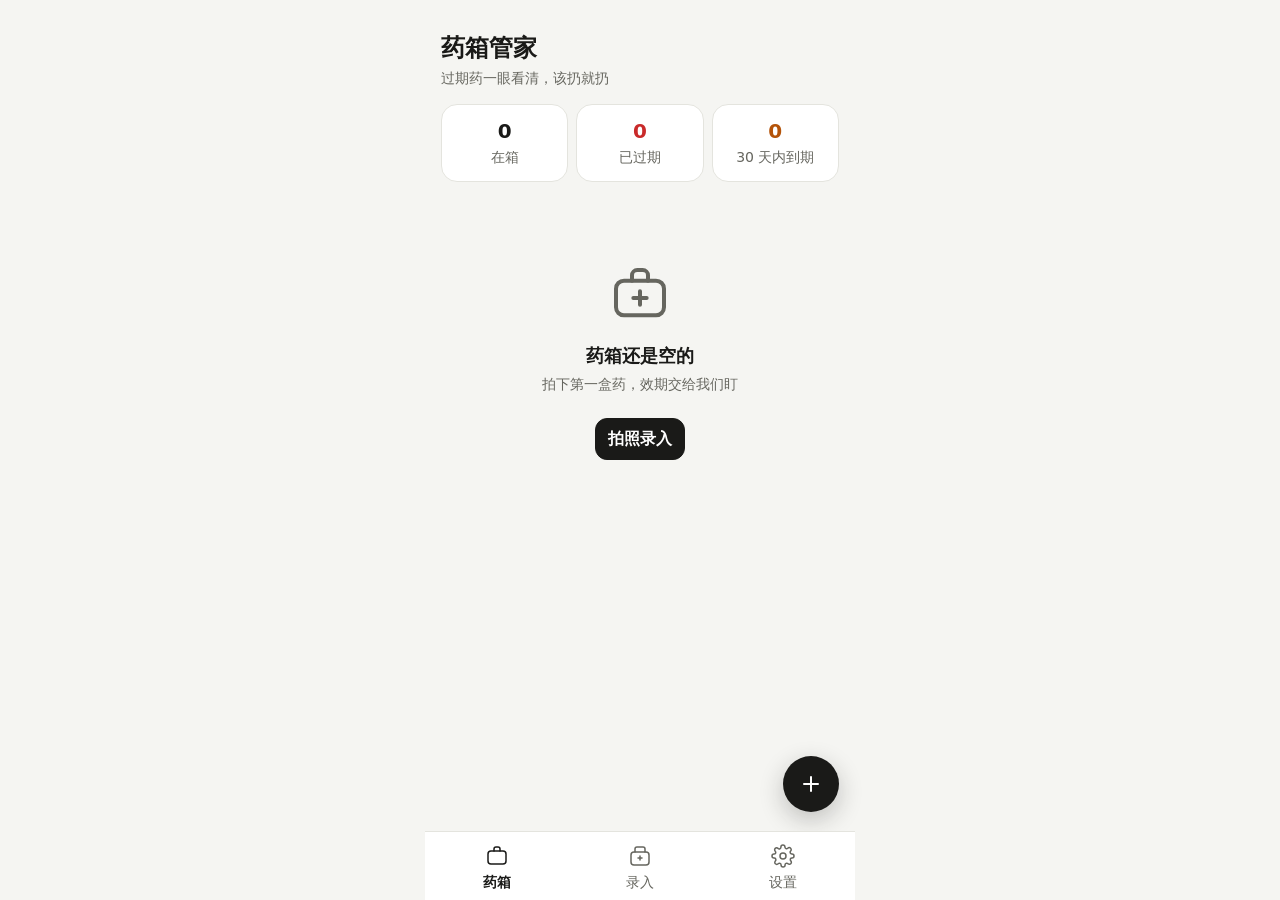
<file: index.html>
<!DOCTYPE html>
<html lang="zh-CN">
<head>
<meta charset="UTF-8">
<meta name="viewport" content="width=device-width, initial-scale=1, viewport-fit=cover">
<title>药箱管家 · 家庭药品效期提醒</title>
<meta name="description" content="拍照录入药品，自动识别药名和有效期，过期前提醒你该扔的药。">
<meta name="theme-color" content="#F5F5F2">
<link rel="manifest" href="manifest.json">
<meta name="apple-mobile-web-app-capable" content="yes">
<meta name="apple-mobile-web-app-status-bar-style" content="default">
<meta name="apple-mobile-web-app-title" content="药箱管家">
<link rel="apple-touch-icon" href="icon-192.png">
<link rel="icon" href="data:image/svg+xml,<svg xmlns=%22http://www.w3.org/2000/svg%22 viewBox=%220 0 100 100%22><text y=%22.9em%22 font-size=%2290%22>💊</text></svg>">
<link rel="stylesheet" href="style.css">
</head>
<body>
<main id="app">

  <!-- 首页 -->
  <section id="view-home" class="view">
    <header class="page-head">
      <h1>药箱管家</h1>
      <p class="sub">过期药一眼看清，该扔就扔</p>
    </header>

    <div id="storage-banner" class="banner" hidden role="alert">
      存储不可用，请换浏览器或关闭隐私模式
    </div>

    <div id="stats" class="stats" aria-live="polite"></div>

    <div id="home-empty" class="empty" hidden>
      <div class="empty-icon" aria-hidden="true">
        <svg viewBox="0 0 24 24" fill="none" stroke="currentColor" stroke-width="1.5" stroke-linecap="round" stroke-linejoin="round"><rect x="3" y="7" width="18" height="13" rx="3"/><path d="M9 7V5a2 2 0 0 1 2-2h2a2 2 0 0 1 2 2v2"/><path d="M12 11v5M9.5 13.5h5"/></svg>
      </div>
      <p class="empty-title">药箱还是空的</p>
      <p class="empty-sub">拍下第一盒药，效期交给我们盯</p>
      <a class="btn btn-primary" href="#/add">拍照录入</a>
    </div>

    <div id="home-list"></div>

    <button id="fab-add" class="fab" type="button" aria-label="拍照录入">
      <svg viewBox="0 0 24 24" fill="none" stroke="currentColor" stroke-width="2" stroke-linecap="round" stroke-linejoin="round"><path d="M12 5v14M5 12h14"/></svg>
    </button>
  </section>

  <!-- 录入 -->
  <section id="view-add" class="view" hidden>
    <header class="page-head">
      <h1>拍照录入</h1>
      <p class="sub">拍药盒正面，药名和效期自动填好</p>
    </header>

    <input type="file" id="photo-input" accept="image/*" capture="environment" hidden>

    <button id="pick-photo" class="btn btn-primary btn-block" type="button">
      <svg viewBox="0 0 24 24" fill="none" stroke="currentColor" stroke-width="1.5" stroke-linecap="round" stroke-linejoin="round" width="20" height="20" aria-hidden="true"><path d="M7 8V5a2 2 0 0 1 2-2h6a2 2 0 0 1 2 2v3"/><rect x="3" y="8" width="18" height="13" rx="3"/><path d="M12 12v4M10 14h4"/></svg>
      拍照或选择图片
    </button>

    <div id="photo-preview-wrap" hidden>
      <img id="photo-preview" class="photo-preview" alt="药品照片预览">
      <p id="recognize-status" class="recognize-status" aria-live="polite"></p>
    </div>

    <form id="add-form" novalidate>
      <div class="field">
        <label for="f-name">药名</label>
        <input id="f-name" type="text" autocomplete="off" placeholder="如：布洛芬缓释胶囊">
        <p class="field-error" hidden>请填写药名</p>
      </div>
      <div class="field">
        <label for="f-expiry">有效期至</label>
        <input id="f-expiry" type="date">
        <p class="field-error" hidden>请选择有效期</p>
      </div>
      <div class="field">
        <label for="f-note">备注</label>
        <input id="f-note" type="text" placeholder="选填，如：妈妈的降压药">
      </div>
      <button type="submit" class="btn btn-primary btn-block">保存</button>
    </form>
  </section>

  <!-- 详情 -->
  <section id="view-detail" class="view" hidden>
    <header class="page-head">
      <h1>药品详情</h1>
      <p class="sub">核对信息，处理过期药</p>
    </header>

    <div id="detail-photo"></div>

    <form id="detail-form" novalidate>
      <div class="field">
        <label for="d-name">药名</label>
        <input id="d-name" type="text" autocomplete="off">
        <p class="field-error" hidden>请填写药名</p>
      </div>
      <div class="field">
        <label for="d-expiry">有效期至</label>
        <input id="d-expiry" type="date">
        <p class="field-error" hidden>请选择有效期</p>
      </div>
      <div class="field">
        <label for="d-note">备注</label>
        <input id="d-note" type="text">
      </div>
      <button type="submit" class="btn btn-primary btn-block">保存修改</button>
      <p id="detail-status" class="recognize-status" aria-live="polite"></p>
    </form>

    <div class="danger-zone">
      <button id="btn-dispose" class="btn btn-block" type="button">已扔掉 / 已用完</button>
      <button id="btn-delete" class="btn btn-danger btn-block" type="button">删除记录</button>
    </div>
  </section>

  <!-- 设置 -->
  <section id="view-settings" class="view" hidden>
    <header class="page-head">
      <h1>设置</h1>
      <p class="sub">识别服务与提醒偏好</p>
    </header>

    <form id="settings-form" novalidate>
      <div class="field">
        <label for="s-base">API 地址</label>
        <input id="s-base" type="text" placeholder="https://open.bigmodel.cn/api/paas/v4">
      </div>
      <div class="field">
        <label for="s-key">API Key</label>
        <input id="s-key" type="password" placeholder="仅存于本机浏览器">
      </div>
      <div class="field">
        <label for="s-model">模型</label>
        <input id="s-model" type="text" placeholder="glm-4v-flash">
      </div>
      <div class="field">
        <label for="s-remind">提前提醒天数</label>
        <input id="s-remind" type="number" min="0" placeholder="30">
      </div>
      <button type="submit" class="btn btn-primary btn-block">保存设置</button>
      <p id="settings-saved" class="recognize-status" aria-live="polite"></p>
    </form>

    <p class="settings-foot">Key 仅存于本机浏览器，用于直接调用你自己配置的识别服务。</p>
  </section>

</main>

<nav class="tabbar" aria-label="主导航">
  <a href="#/" data-nav="/" class="tab">
    <svg viewBox="0 0 24 24" fill="none" stroke="currentColor" stroke-width="1.5" stroke-linecap="round" stroke-linejoin="round"><rect x="3" y="7" width="18" height="13" rx="3"/><path d="M9 7V5a2 2 0 0 1 2-2h2a2 2 0 0 1 2 2v2"/></svg>
    <span>药箱</span>
  </a>
  <a href="#/add" data-nav="/add" class="tab">
    <svg viewBox="0 0 24 24" fill="none" stroke="currentColor" stroke-width="1.5" stroke-linecap="round" stroke-linejoin="round"><path d="M7 8V5a2 2 0 0 1 2-2h6a2 2 0 0 1 2 2v3"/><rect x="3" y="8" width="18" height="13" rx="3"/><path d="M12 12v4M10 14h4"/></svg>
    <span>录入</span>
  </a>
  <a href="#/settings" data-nav="/settings" class="tab">
    <svg viewBox="0 0 24 24" fill="none" stroke="currentColor" stroke-width="1.5" stroke-linecap="round" stroke-linejoin="round"><circle cx="12" cy="12" r="3"/><path d="M19.4 15a1.65 1.65 0 0 0 .33 1.82l.06.06a2 2 0 1 1-2.83 2.83l-.06-.06a1.65 1.65 0 0 0-1.82-.33 1.65 1.65 0 0 0-1 1.51V21a2 2 0 1 1-4 0v-.09a1.65 1.65 0 0 0-1-1.51 1.65 1.65 0 0 0-1.82.33l-.06.06a2 2 0 1 1-2.83-2.83l.06-.06a1.65 1.65 0 0 0 .33-1.82 1.65 1.65 0 0 0-1.51-1H3a2 2 0 1 1 0-4h.09a1.65 1.65 0 0 0 1.51-1 1.65 1.65 0 0 0-.33-1.82l-.06-.06a2 2 0 1 1 2.83-2.83l.06.06a1.65 1.65 0 0 0 1.82.33h0a1.65 1.65 0 0 0 1-1.51V3a2 2 0 1 1 4 0v.09a1.65 1.65 0 0 0 1 1.51h0a1.65 1.65 0 0 0 1.82-.33l.06-.06a2 2 0 1 1 2.83 2.83l-.06.06a1.65 1.65 0 0 0-.33 1.82v0a1.65 1.65 0 0 0 1.51 1H21a2 2 0 1 1 0 4h-.09a1.65 1.65 0 0 0-1.51 1z"/></svg>
    <span>设置</span>
  </a>
</nav>

<script>if ("serviceWorker" in navigator) navigator.serviceWorker.register("sw.js");</script>
<script src="app.js"></script>
</body>
</html>
</file>
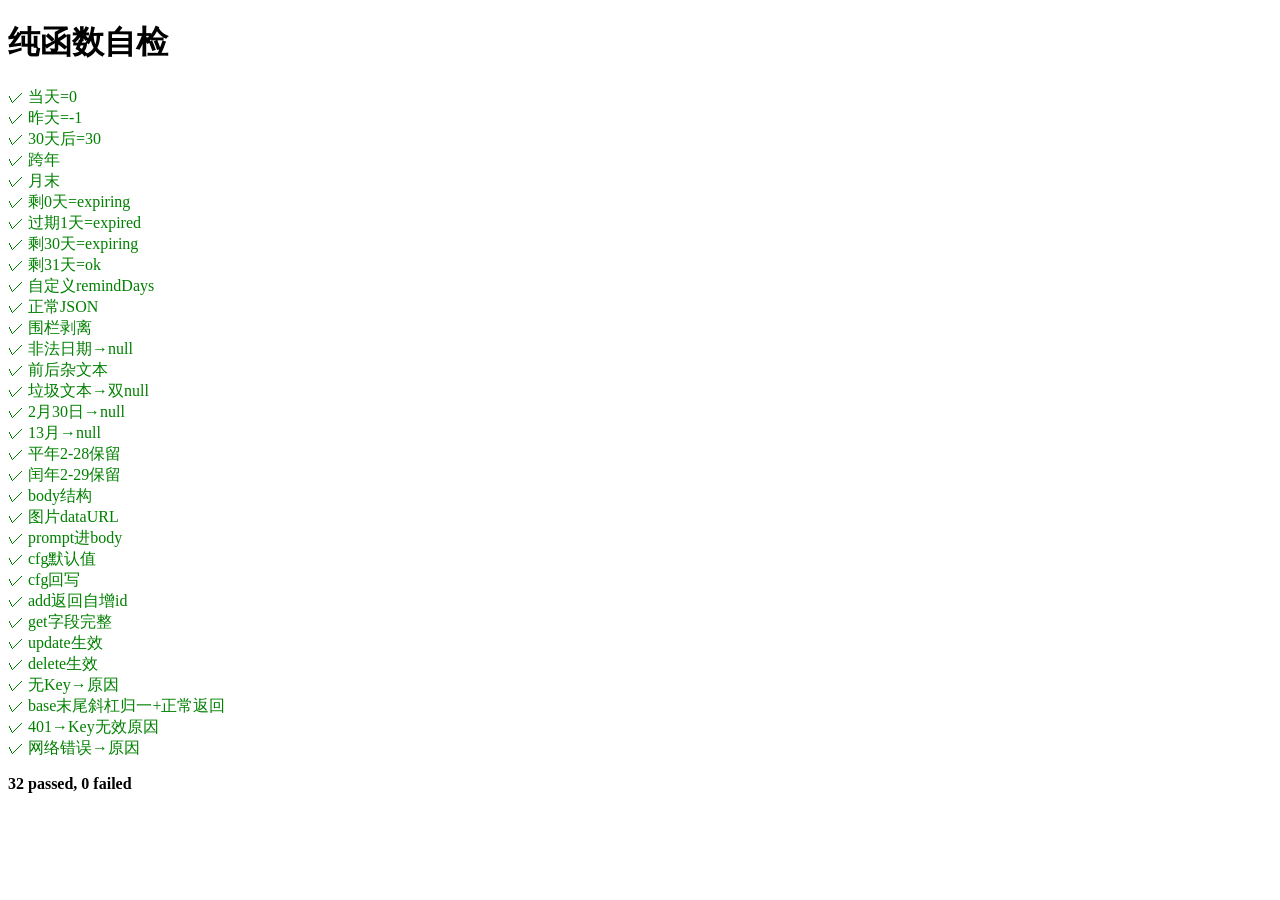
<file: test.html>
<!DOCTYPE html>
<html lang="zh-CN">
<head>
<meta charset="UTF-8">
<meta name="viewport" content="width=device-width, initial-scale=1">
<title>药箱管家 · 自检</title>
</head>
<body>
<h1>纯函数自检</h1>
<div id="result">运行中…</div>
<script src="app.js"></script>
<script>
const results = [];
function check(fn, msg) {
  try { results.push([!!fn(), msg]); }
  catch (e) { results.push([false, msg + " — " + e.message]); }
}
async function checkA(fn, msg) {
  try { results.push([!!(await fn()), msg]); }
  catch (e) { results.push([false, msg + " — " + e.message]); }
}

const T = new Date(2026, 9, 29); // 2026-10-29 本地
check(() => daysUntil("2026-10-29", T) === 0, "当天=0");
check(() => daysUntil("2026-10-28", T) === -1, "昨天=-1");
check(() => daysUntil("2026-11-28", T) === 30, "30天后=30");
check(() => daysUntil("2027-01-01", new Date(2026, 11, 31)) === 1, "跨年");
check(() => daysUntil("2027-02-28", new Date(2027, 1, 27)) === 1, "月末");
check(() => statusOf("2026-10-29", T, 30) === "expiring", "剩0天=expiring");
check(() => statusOf("2026-10-28", T, 30) === "expired", "过期1天=expired");
check(() => statusOf("2026-11-28", T, 30) === "expiring", "剩30天=expiring");
check(() => statusOf("2026-11-29", T, 30) === "ok", "剩31天=ok");
check(() => statusOf("2026-11-06", T, 7) === "ok", "自定义remindDays");

// AI 模块
let P; try { P = parseAIResponse; } catch (e) {}
check(() => JSON.stringify(P('{"name":"布洛芬缓释胶囊","expiry":"2027-05-31"}')) === '{"name":"布洛芬缓释胶囊","expiry":"2027-05-31"}', "正常JSON");
check(() => JSON.stringify(P('```json\n{"name":"感冒灵颗粒","expiry":null}\n```')) === '{"name":"感冒灵颗粒","expiry":null}', "围栏剥离");
check(() => P('{"name":"x","expiry":"2027/05/31"}').expiry === null, "非法日期→null");
check(() => P("前置说明 {\"name\":\"y\",\"expiry\":\"2027-05-31\"} 后缀").name === "y", "前后杂文本");
check(() => P("完全不是JSON").name === null && P("完全不是JSON").expiry === null, "垃圾文本→双null");
// M2: 日历有效性（正则只管格式，不管真实日期）
check(() => P('{"name":"x","expiry":"2027-02-30"}').expiry === null, "2月30日→null");
check(() => P('{"name":"x","expiry":"2027-13-01"}').expiry === null, "13月→null");
check(() => P('{"name":"x","expiry":"2027-02-28"}').expiry === "2027-02-28", "平年2-28保留");
check(() => P('{"name":"x","expiry":"2028-02-29"}').expiry === "2028-02-29", "闰年2-29保留");
check(() => {
  const body = buildVisionBody("QUJD", "glm-4v-flash");
  return body.model === "glm-4v-flash" && body.response_format.type === "json_object";
}, "body结构");
check(() => buildVisionBody("QUJD", "m").messages[0].content[0].image_url.url === "[data-uri]", "图片dataURL");
check(() => buildVisionBody("QUJD", "m").messages[0].content[1].text === AI_PROMPT, "prompt进body");

(async () => {
  // cfg 默认值与回写
  await checkA(() => getCfg().base === "https://open.bigmodel.cn/api/paas/v4"
    && getCfg().model === "glm-4v-flash" && getCfg().remindDays === 30, "cfg默认值");
  await checkA(() => {
    saveCfg({ remindDays: 7, key: "sk-test" });
    return getCfg().remindDays === 7 && getCfg().key === "sk-test";
  }, "cfg回写");
  try { saveCfg({ remindDays: 30, key: "" }); } catch (e) {}

  // db 往返
  let id, m;
  await checkA(async () => {
    id = await dbAdd({ name: "测试药", expiry: "2027-01-01", note: "", photo: null });
    return typeof id === "number" && id >= 1;
  }, "add返回自增id");
  await checkA(async () => {
    m = await dbGet(id);
    return !!m && m.name === "测试药" && m.status === "active" && m.createdAt > 0;
  }, "get字段完整");
  await checkA(async () => {
    m.expiry = "2028-01-01"; m.status = "disposed";
    await dbUpdate(m);
    return (await dbGet(id)).expiry === "2028-01-01";
  }, "update生效");
  await checkA(async () => {
    await dbDelete(id);
    return (await dbGet(id)) === undefined;
  }, "delete生效");

  // AI 失败原因（spec §8：行内提示原因）
  await checkA(async () => {
    saveCfg({ key: "" });
    const r = await callVisionAPI("QQ==");
    return r.ok === false && r.reason.indexOf("Key") >= 0;
  }, "无Key→原因");
  await checkA(async () => {
    saveCfg({ key: "sk-x", base: "https://example.invalid/v4/" });
    const realFetch = window.fetch;
    let calledUrl = "";
    window.fetch = async u => { calledUrl = u; return new Response('{"choices":[{"message":{"content":"{}"}}]}', { status: 200 }); };
    const r = await callVisionAPI("QQ==");
    window.fetch = realFetch;
    return calledUrl === "https://example.invalid/v4/chat/completions" && r.ok === true;
  }, "base末尾斜杠归一+正常返回");
  await checkA(async () => {
    saveCfg({ key: "sk-x" });
    const realFetch = window.fetch;
    window.fetch = async () => new Response("{}", { status: 401 });
    const r = await callVisionAPI("QQ==");
    window.fetch = realFetch;
    return r.ok === false && r.reason.indexOf("Key") >= 0;
  }, "401→Key无效原因");
  await checkA(async () => {
    const realFetch = window.fetch;
    window.fetch = async () => { throw new Error("net"); };
    const r = await callVisionAPI("QQ==");
    window.fetch = realFetch;
    return r.ok === false && r.reason === "网络错误或超时";
  }, "网络错误→原因");
  try { saveCfg({ key: "", base: "" }); } catch (e) {}

  renderResults();
})();

function renderResults() {
  const el = document.getElementById("result");
  const passed = results.filter(r => r[0]).length;
  const failed = results.length - passed;
  el.innerHTML = results.map(r =>
    `<div style="color:${r[0] ? "green" : "red"}">${r[0] ? "✓" : "✗"} ${r[1]}</div>`
  ).join("") + `<p><b>${passed} passed, ${failed} failed</b></p>`;
  console.log(`${passed} passed, ${failed} failed`);
}
</script>
</body>
</html>
</file>
<file: style.css>
/* 药箱管家 — 移动优先，字号/间距/圆角取 Tailwind 刻度，扁平背景，语义色红橙绿 */

:root {
  --bg: #F5F5F2;
  --surface: #FFFFFF;
  --text: #1A1A18;
  --muted: #66665F;
  --line: #E4E4DE;

  --red: #C92A2A;
  --red-bg: #FBEDEC;
  --orange: #B45309;
  --orange-bg: #FCF1E2;
  --green: #15803D;
  --green-bg: #EAF5EE;

  --radius-card: 16px;
  --radius-btn: 12px;
  --radius-thumb: 8px;
  --ease: cubic-bezier(0.22, 1, 0.36, 1);
}

* { box-sizing: border-box; margin: 0; padding: 0; }

html { -webkit-text-size-adjust: 100%; }

body {
  font-family: "PingFang SC", "Microsoft YaHei", system-ui, sans-serif;
  font-size: 16px;
  line-height: 24px;
  color: var(--text);
  background: var(--bg);
}

#app {
  max-width: 430px;
  margin: 0 auto;
  min-height: 100dvh;
  padding: 24px 16px calc(88px + env(safe-area-inset-bottom));
}

/* ---------- 通用 ---------- */

.view { animation: view-in 300ms var(--ease); }
@keyframes view-in { from { opacity: 0; } to { opacity: 1; } }

button, a { font: inherit; color: inherit; }

:focus-visible {
  outline: 2px solid var(--text);
  outline-offset: 2px;
  border-radius: 4px;
}

.btn {
  display: inline-flex;
  align-items: center;
  justify-content: center;
  gap: 8px;
  padding: 8px 12px;
  border-radius: var(--radius-btn);
  border: 1px solid var(--line);
  background: var(--surface);
  font-size: 16px;
  font-weight: 600;
  cursor: pointer;
  text-decoration: none;
  transition: transform 200ms var(--ease), background-color 200ms var(--ease);
}
.btn:active { transform: scale(0.98); }

.btn-primary {
  background: var(--text);
  border-color: var(--text);
  color: #FFFFFF;
}
.btn-primary:hover { background: #313131; }

.banner {
  margin-bottom: 16px;
  padding: 12px 16px;
  border-radius: var(--radius-btn);
  background: var(--red-bg);
  color: var(--red);
  font-size: 14px;
  line-height: 20px;
}

/* ---------- 首页 ---------- */

.page-head { padding: 8px 0 16px; }
.page-head h1 { font-size: 24px; line-height: 32px; font-weight: 700; }
.page-head .sub { margin-top: 4px; font-size: 14px; line-height: 20px; color: var(--muted); }

.stats {
  display: flex;
  gap: 8px;
  margin-bottom: 16px;
}
.stat {
  flex: 1;
  padding: 12px;
  border-radius: var(--radius-card);
  background: var(--surface);
  border: 1px solid var(--line);
  text-align: center;
}
.stat b { display: block; font-size: 20px; line-height: 28px; font-weight: 700; }
.stat span { font-size: 14px; line-height: 20px; color: var(--muted); }
.stat.is-red b { color: var(--red); }
.stat.is-orange b { color: var(--orange); }

.med-group { margin-bottom: 24px; }
.med-group h2 {
  display: flex;
  align-items: center;
  gap: 8px;
  font-size: 16px;
  line-height: 24px;
  font-weight: 600;
  margin-bottom: 12px;
}
.med-group h2 .dot { width: 8px; height: 8px; border-radius: 9999px; }
.med-group h2 .count { font-weight: 500; color: var(--muted); font-size: 14px; line-height: 20px; }

.med-item {
  display: flex;
  align-items: center;
  gap: 12px;
  width: 100%;
  padding: 12px;
  margin-bottom: 8px;
  border-radius: var(--radius-card);
  background: var(--surface);
  border: 1px solid var(--line);
  text-align: left;
  cursor: pointer;
  transition: transform 200ms var(--ease), background-color 200ms var(--ease);
}
.med-item:hover { background: #FAFAF8; }
.med-item:active { transform: scale(0.98); }

.med-thumb {
  width: 48px;
  height: 48px;
  border-radius: var(--radius-thumb);
  object-fit: cover;
  background: var(--bg);
  flex: none;
}
.med-thumb-placeholder {
  width: 48px;
  height: 48px;
  border-radius: var(--radius-thumb);
  background: var(--bg);
  flex: none;
  display: flex;
  align-items: center;
  justify-content: center;
  font-size: 20px;
}

.med-info { flex: 1; min-width: 0; }
.med-name {
  font-size: 16px;
  line-height: 24px;
  font-weight: 600;
  overflow: hidden;
  text-overflow: ellipsis;
  white-space: nowrap;
}
.med-expiry { font-size: 14px; line-height: 20px; color: var(--muted); }

.med-days { flex: none; font-size: 14px; line-height: 20px; font-weight: 600; }
.st-expired .med-days, .stat.is-red b { color: var(--red); }
.st-expired .dot { background: var(--red); }
.st-expiring .med-days { color: var(--orange); }
.st-expiring .dot { background: var(--orange); }
.st-ok .med-days { color: var(--green); }
.st-ok .dot { background: var(--green); }

.empty {
  padding: 64px 24px;
  text-align: center;
}
.empty-icon {
  width: 64px;
  height: 64px;
  margin: 0 auto 16px;
  color: var(--muted);
}
.empty-icon svg { width: 100%; height: 100%; }
.empty-title { font-size: 18px; line-height: 28px; font-weight: 600; }
.empty-sub { margin: 4px 0 24px; font-size: 14px; line-height: 20px; color: var(--muted); }

.fab {
  position: fixed;
  right: max(16px, calc(50% - 215px + 16px));
  bottom: calc(88px + env(safe-area-inset-bottom));
  width: 56px;
  height: 56px;
  border-radius: 9999px;
  border: none;
  background: var(--text);
  color: #FFFFFF;
  display: flex;
  align-items: center;
  justify-content: center;
  cursor: pointer;
  box-shadow: 0 8px 24px rgba(26, 26, 24, 0.24);
  transition: transform 200ms var(--ease), background-color 200ms var(--ease);
  z-index: 10;
}
.fab svg { width: 24px; height: 24px; }
.fab:hover { background: #313131; }
.fab:active { transform: scale(0.98); }
.fab:disabled { opacity: 0.4; cursor: not-allowed; }

/* ---------- 底部导航 ---------- */

.tabbar {
  position: fixed;
  left: 0;
  right: 0;
  bottom: 0;
  display: flex;
  justify-content: center;
  background: var(--surface);
  box-shadow: 0 -1px 0 var(--line);
  padding-bottom: env(safe-area-inset-bottom);
  z-index: 20;
}
.tabbar-inner, .tabbar { max-width: 430px; margin: 0 auto; }
.tab {
  flex: 1;
  display: flex;
  flex-direction: column;
  align-items: center;
  gap: 4px;
  padding: 12px 0 8px;
  text-decoration: none;
  color: var(--muted);
  font-size: 14px;
  line-height: 20px;
  font-weight: 500;
  transition: color 200ms var(--ease);
}
.tab svg { width: 24px; height: 24px; }
.tab:hover { color: var(--text); }
.tab[aria-current="page"] { color: var(--text); font-weight: 600; }

/* ---------- 录入 ---------- */

.btn-block { width: 100%; }

.photo-preview {
  display: block;
  width: 100%;
  max-height: 240px;
  object-fit: contain;
  border-radius: var(--radius-card);
  background: var(--surface);
  border: 1px solid var(--line);
  margin-top: 16px;
}

.recognize-status {
  margin: 8px 0 16px;
  font-size: 14px;
  line-height: 20px;
  color: var(--muted);
}
.recognize-status.is-error { color: var(--orange); }

.field { margin-bottom: 16px; }
.field label {
  display: block;
  font-size: 14px;
  line-height: 20px;
  font-weight: 600;
  margin-bottom: 4px;
}
.field input {
  width: 100%;
  padding: 12px;
  font: inherit;
  color: var(--text);
  border: 1px solid var(--line);
  border-radius: var(--radius-btn);
  background: var(--surface);
  transition: border-color 200ms var(--ease);
}
.field input:hover { border-color: #C9C9C0; }
.field input:focus { outline: 2px solid var(--text); outline-offset: 2px; }
.field.is-error input { border-color: var(--red); }
.field-error { margin-top: 4px; font-size: 14px; line-height: 20px; color: var(--red); }

/* ---------- 详情 ---------- */

#detail-photo { margin-bottom: 16px; }
#detail-photo img {
  display: block;
  width: 100%;
  max-height: 280px;
  object-fit: contain;
  border-radius: var(--radius-card);
  background: var(--surface);
  border: 1px solid var(--line);
}
.detail-photo-placeholder {
  display: flex;
  align-items: center;
  justify-content: center;
  height: 160px;
  font-size: 48px;
  border-radius: var(--radius-card);
  background: var(--surface);
  border: 1px solid var(--line);
}

.danger-zone { margin-top: 24px; display: grid; gap: 8px; }

.btn-danger { border-color: var(--red); color: var(--red); }
.btn-danger:hover { background: var(--red-bg); }

/* ---------- 设置 ---------- */

.settings-foot {
  margin-top: 24px;
  font-size: 14px;
  line-height: 20px;
  color: var(--muted);
}

/* ---------- 动效偏好 ---------- */

@media (prefers-reduced-motion: reduce) {
  .view { animation: none; }
  .btn, .fab, .tab, .med-item { transition: none; }
}
</file>
